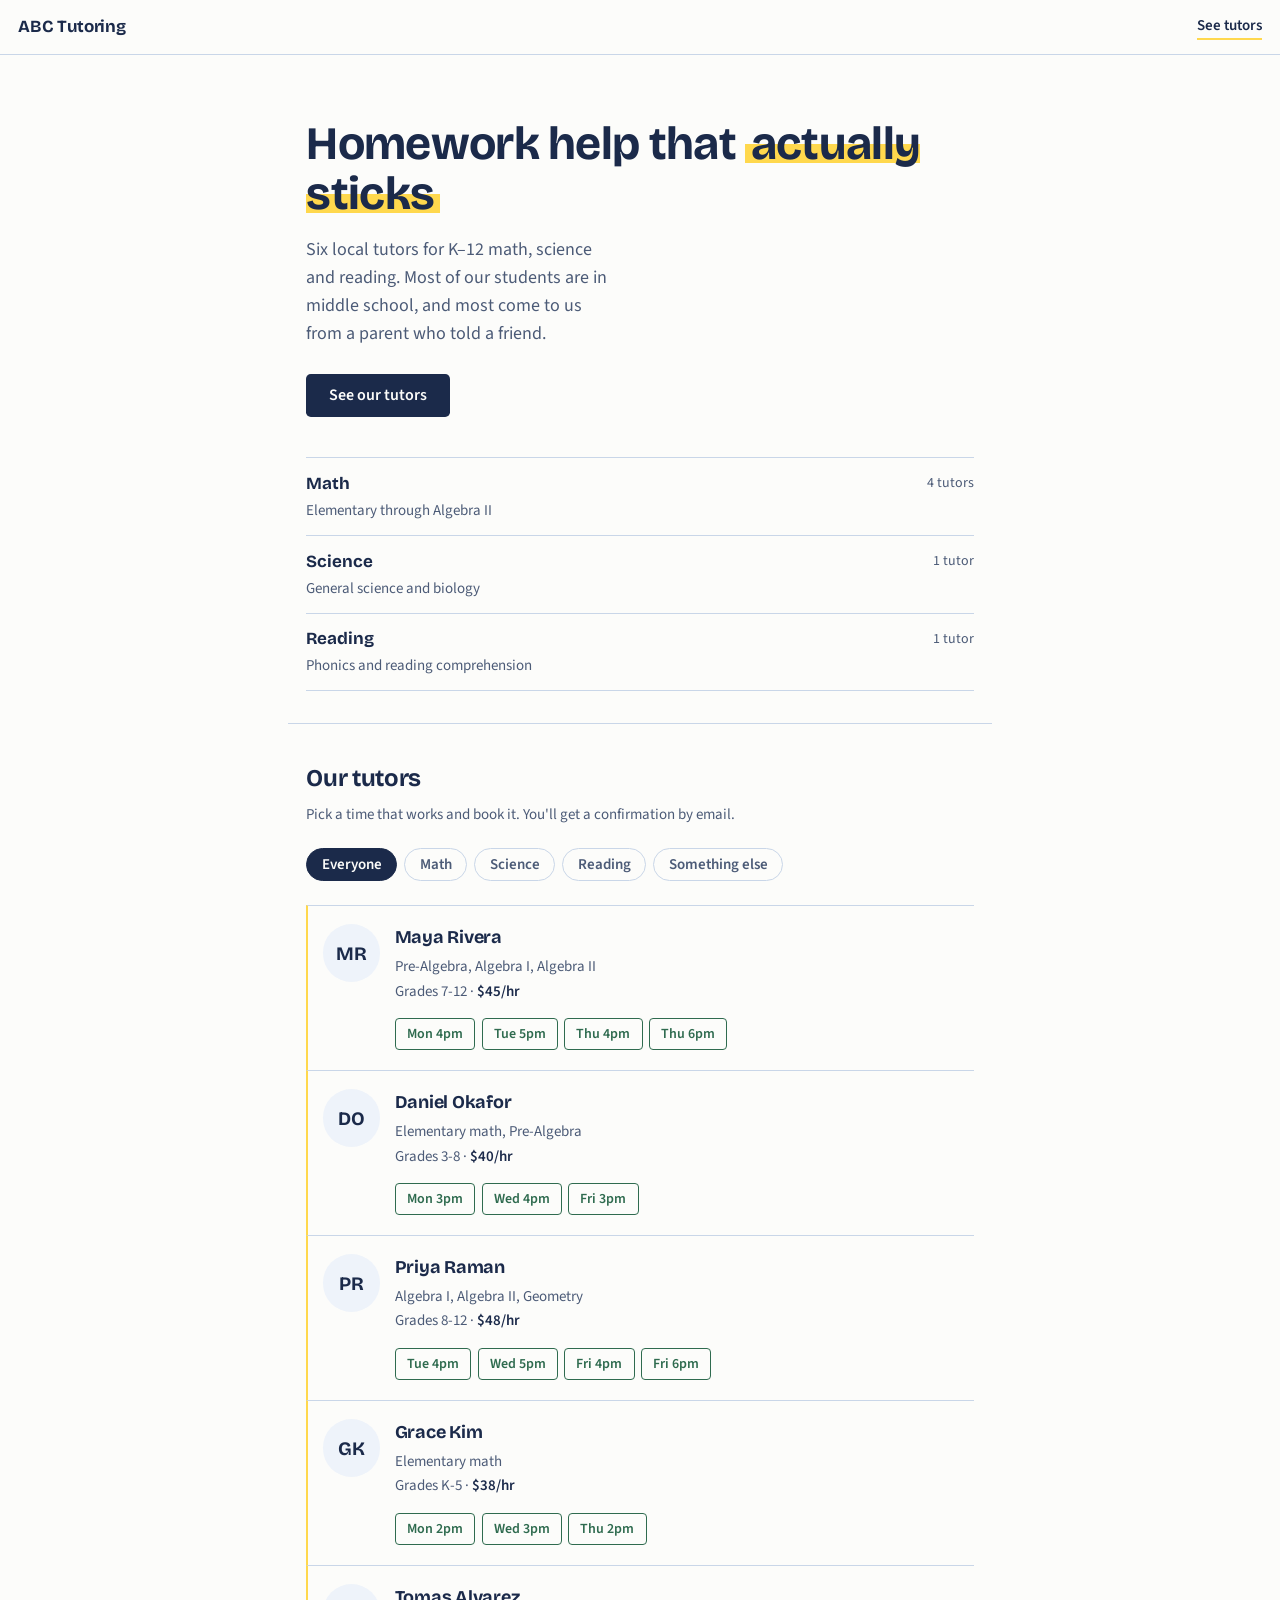
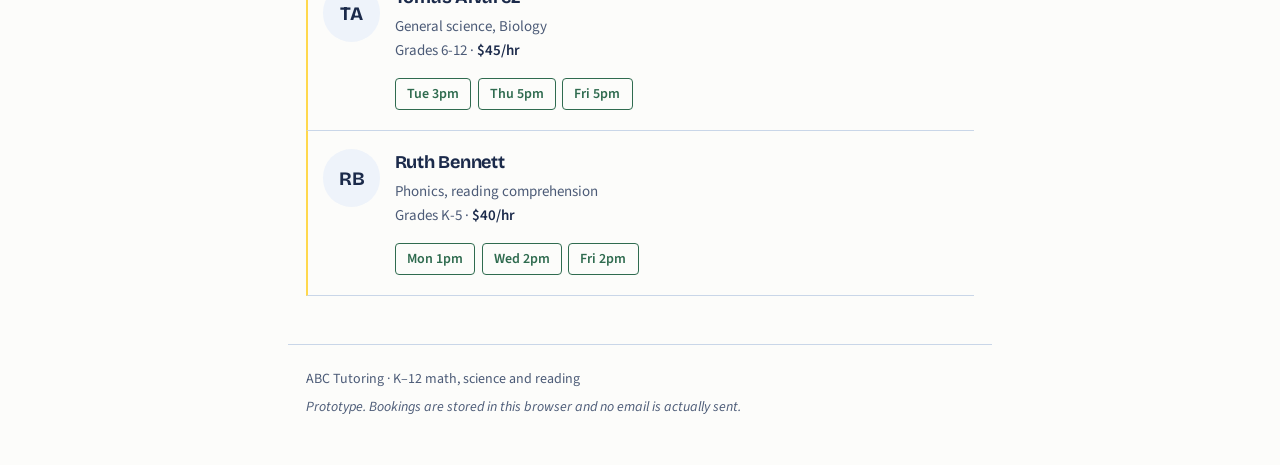
<file: index.html>
<!doctype html>
<html lang="en">
<head>
<meta charset="utf-8">
<meta name="viewport" content="width=device-width, initial-scale=1">
<title>ABC Tutoring — K–12 math, science and reading</title>
<meta name="description" content="Six local tutors for K–12 math, science and reading. See who's free this week and book a session.">
<link rel="preconnect" href="https://fonts.googleapis.com">
<link rel="preconnect" href="https://fonts.gstatic.com" crossorigin>
<link href="https://fonts.googleapis.com/css2?family=Bricolage+Grotesque:opsz,wght@12..96,500;12..96,700&family=Source+Sans+3:ital,wght@0,400;0,600;1,400&display=swap" rel="stylesheet">
<link rel="stylesheet" href="styles.css">
</head>
<body>

<a class="skip" href="#main">Skip to content</a>

<header class="topbar">
  <a class="wordmark" href="#top">ABC&nbsp;Tutoring</a>
  <a class="topbar-cta" href="#tutors">See tutors</a>
</header>

<main id="main">

  <section class="hero" id="top">
    <h1>Homework help that <span class="swipe">actually sticks</span></h1>
    <p class="hero-sub">Six local tutors for K&ndash;12 math, science and reading. Most of our students are in middle school, and most come to us from a parent who told a friend.</p>
    <a class="btn btn-primary" href="#tutors" data-cta="hero">See our tutors</a>

    <ul class="subject-rows" aria-label="What we teach">
      <li><span class="subject-name">Math</span><span class="subject-count">4 tutors</span><span class="subject-detail">Elementary through Algebra&nbsp;II</span></li>
      <li><span class="subject-name">Science</span><span class="subject-count">1 tutor</span><span class="subject-detail">General science and biology</span></li>
      <li><span class="subject-name">Reading</span><span class="subject-count">1 tutor</span><span class="subject-detail">Phonics and reading comprehension</span></li>
    </ul>
  </section>

  <section class="tutors" id="tutors">
    <h2>Our tutors</h2>
    <p class="section-note">Pick a time that works and book it. You'll get a confirmation by email.</p>

    <div class="filters" role="group" aria-label="Filter tutors by subject">
      <button class="chip is-on" data-filter="all" aria-pressed="true">Everyone</button>
      <button class="chip" data-filter="Math" aria-pressed="false">Math</button>
      <button class="chip" data-filter="Science" aria-pressed="false">Science</button>
      <button class="chip" data-filter="Reading" aria-pressed="false">Reading</button>
      <button class="chip" data-filter="other" aria-pressed="false">Something else</button>
    </div>

    <ol class="tutor-list" id="tutor-list"></ol>

    <div class="no-match" id="no-match" hidden>
      <p class="no-match-head">We don't have a <span id="no-match-subject">tutor</span> tutor yet.</p>
      <p>Tell us what you're looking for and we'll let you know when we do.</p>
      <form class="ask-form" id="ask-form">
        <label class="sr-only" for="ask-subject">Subject you're looking for</label>
        <input id="ask-subject" name="subject" type="text" placeholder="e.g. Spanish, Chemistry" required>
        <button class="btn btn-primary" type="submit">Send</button>
      </form>
      <p class="ask-thanks" id="ask-thanks" hidden>Thanks — we've noted it.</p>
    </div>
  </section>

</main>

<footer class="foot">
  <p>ABC Tutoring &middot; K&ndash;12 math, science and reading</p>
  <p class="foot-proto">Prototype. Bookings are stored in this browser and no email is actually sent.</p>
</footer>

<div class="sheet-scrim" id="scrim" hidden></div>

<section class="sheet" id="sheet" hidden aria-modal="true" role="dialog" aria-labelledby="sheet-title">
  <button class="sheet-close" id="sheet-close" aria-label="Close">&times;</button>

  <div id="sheet-form-view">
    <h2 id="sheet-title">Book <span id="sheet-tutor">a tutor</span></h2>
    <p class="sheet-slot" id="sheet-slot"></p>

    <form id="booking-form" novalidate>
      <div class="field">
        <label for="parent-name">Your name</label>
        <input id="parent-name" name="parentName" type="text" autocomplete="name" required
               data-ph-mask="true">
      </div>
      <div class="field">
        <label for="parent-email">Your email</label>
        <input id="parent-email" name="parentEmail" type="email" autocomplete="email" required
               data-ph-mask="true">
        <p class="field-help">We'll send the confirmation here.</p>
      </div>
      <div class="field-row">
        <div class="field">
          <label for="student-name">Student's first name</label>
          <input id="student-name" name="studentName" type="text" required data-ph-mask="true">
        </div>
        <div class="field field-narrow">
          <label for="student-grade">Grade</label>
          <select id="student-grade" name="studentGrade" required>
            <option value="">&mdash;</option>
            <option>K</option><option>1</option><option>2</option><option>3</option>
            <option>4</option><option>5</option><option>6</option><option>7</option>
            <option>8</option><option>9</option><option>10</option><option>11</option>
            <option>12</option>
          </select>
        </div>
      </div>
      <div class="field">
        <label for="booking-subject">Subject</label>
        <select id="booking-subject" name="subject" required></select>
      </div>

      <p class="form-error" id="form-error" hidden></p>
      <button class="btn btn-primary btn-block" type="submit">Book this session</button>
      <p class="privacy-note">We only keep what's on this form, and we never share it.</p>
    </form>
  </div>

  <div id="sheet-done-view" hidden>
    <p class="done-mark" aria-hidden="true">&check;</p>
    <h2>Booked</h2>
    <p class="done-line" id="done-line"></p>
    <p class="done-sub">A confirmation is on its way to <span id="done-email"></span>. That time is now off the schedule.</p>
    <button class="btn btn-primary btn-block" id="done-close">Back to tutors</button>
  </div>
</section>

<script src="config.js"></script>
<script src="analytics.js"></script>
<script src="data.js"></script>
<script src="app.js"></script>
</body>
</html>
</file>
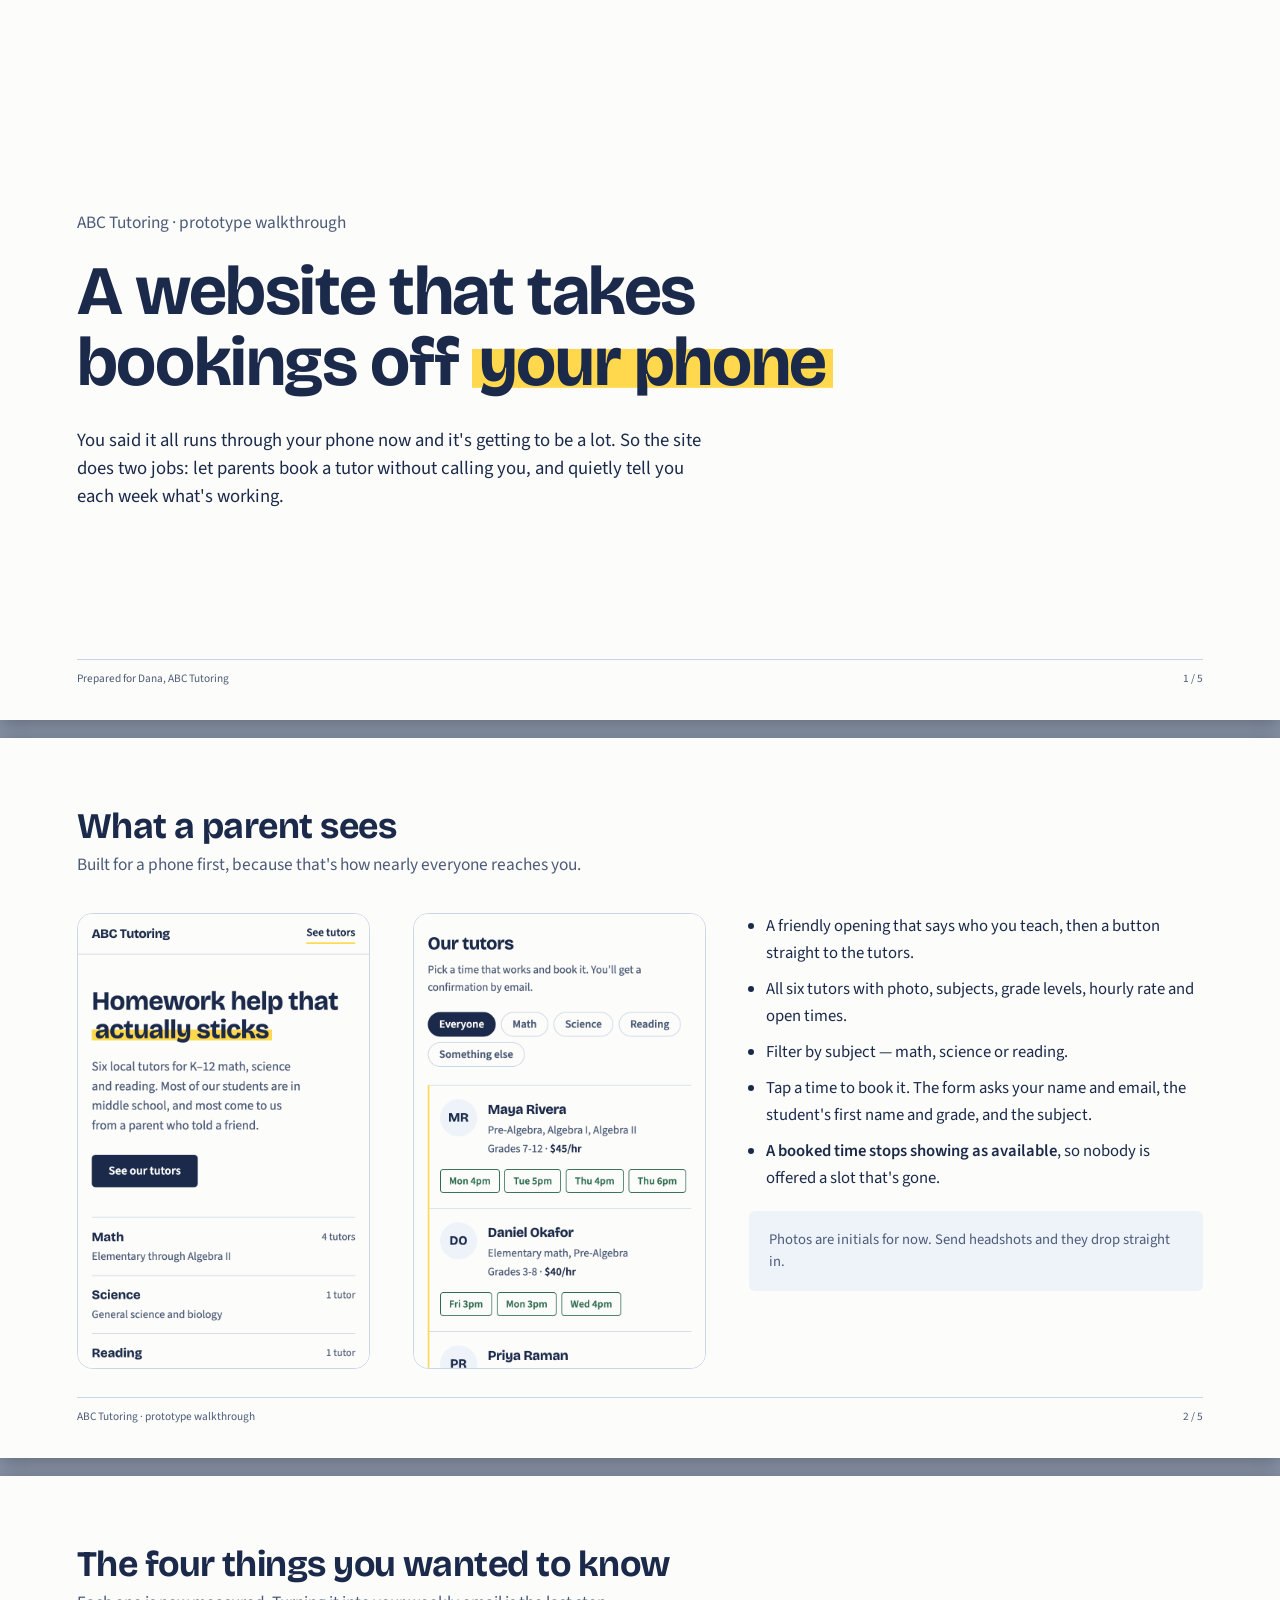
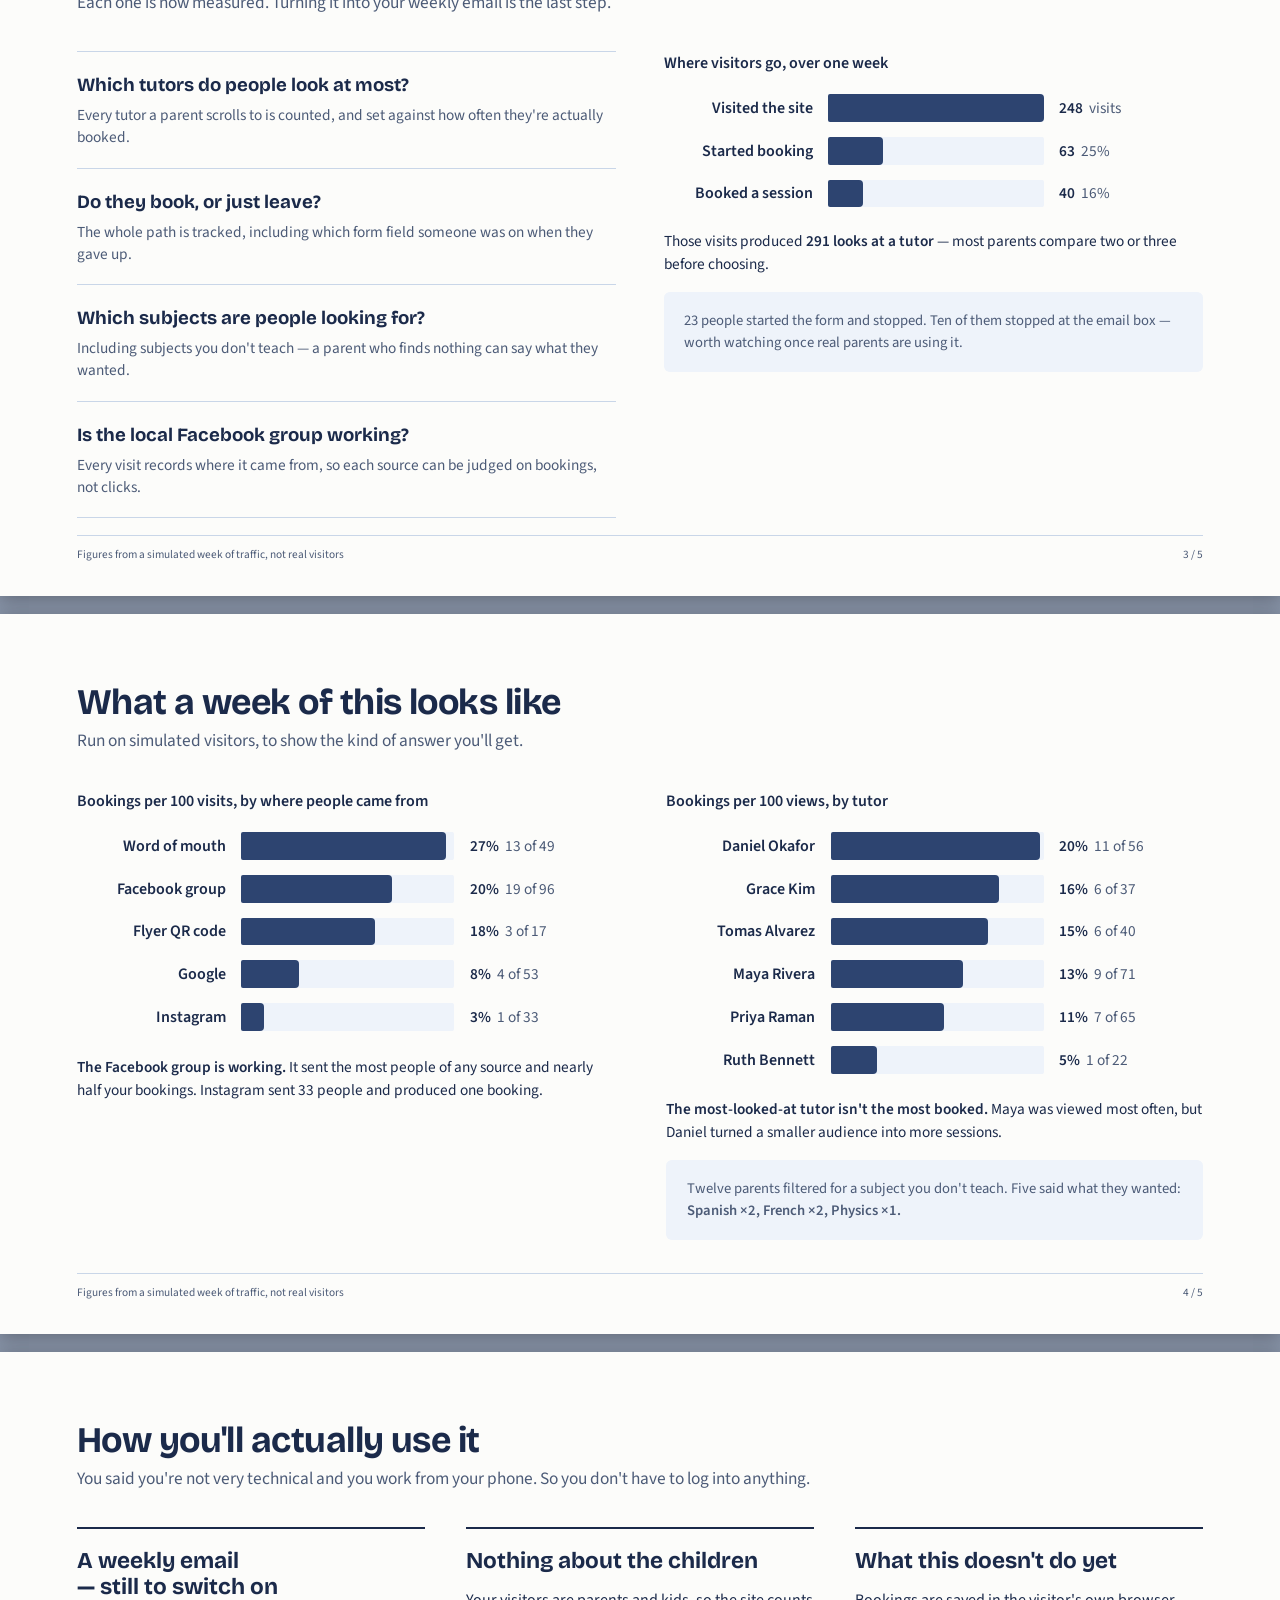
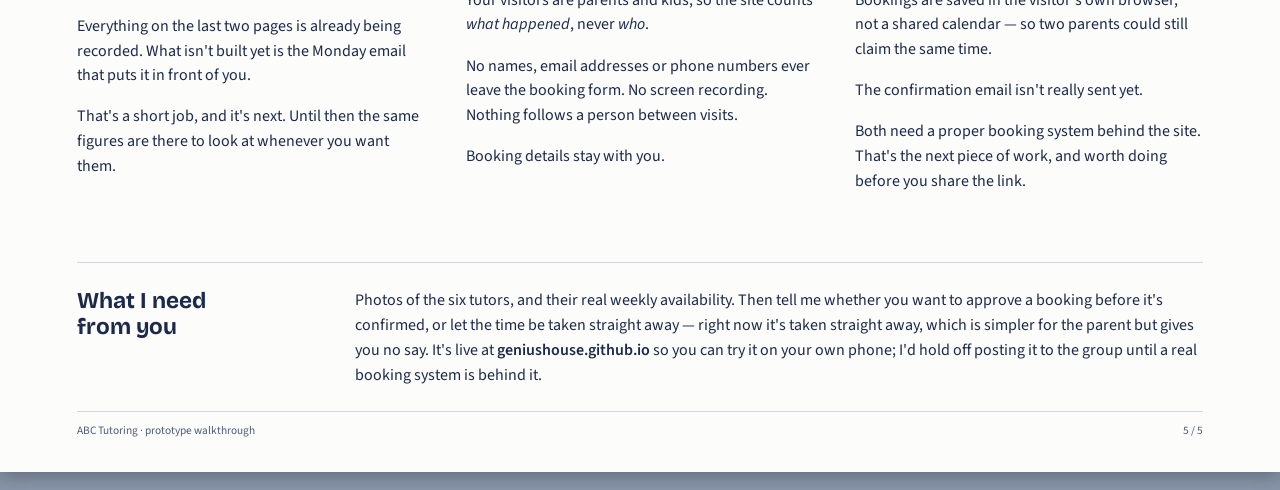
<file: presentation/deck.html>
<!doctype html>
<html lang="en">
<head>
<meta charset="utf-8">
<title>ABC Tutoring — prototype walkthrough</title>
<link href="https://fonts.googleapis.com/css2?family=Bricolage+Grotesque:opsz,wght@12..96,500;12..96,700&family=Source+Sans+3:ital,wght@0,400;0,600;1,400&display=swap" rel="stylesheet">
<style>
  @page { size: 13.333in 7.5in; margin: 0; }

  :root{
    --paper:#FCFCFA; --tint:#EEF3FA; --ink:#1B2A4A; --soft:#4C5B77;
    --rule:#C9D6E8; --bar:#2D4470; --highlight:#FFD84D; --open:#2F6B4F;
    --display:"Bricolage Grotesque","Trebuchet MS",sans-serif;
    --body:"Source Sans 3","Segoe UI",Helvetica,sans-serif;
  }
  *{box-sizing:border-box}
  body{margin:0;background:#8894a8;font-family:var(--body);color:var(--ink)}

  .slide{
    width:13.333in;height:7.5in;background:var(--paper);
    padding:.72in .8in .6in;position:relative;overflow:hidden;
    display:flex;flex-direction:column;
    page-break-after:always;break-after:page;
  }
  .slide:last-child{page-break-after:auto;break-after:auto}
  @media screen{ .slide{margin:0 auto 18px;box-shadow:0 3px 18px rgba(0,0,0,.3)} }

  h1{font-family:var(--display);font-weight:700;font-size:52pt;line-height:1.02;
     letter-spacing:-.02em;margin:0 0 .18in}
  h2{font-family:var(--display);font-weight:700;font-size:27pt;line-height:1.1;
     letter-spacing:-.015em;margin:0 0 .06in}
  .kicker{font-size:13pt;color:var(--soft);margin:0 0 .36in}
  .swipe{background:linear-gradient(var(--highlight),var(--highlight)) 0 64%/100% .56em no-repeat;
         padding:0 .1em}

  .num{font-family:var(--display);font-weight:700;font-size:15pt;color:var(--ink)}
  p{margin:0 0 .12in;font-size:12.5pt;line-height:1.5}
  .soft{color:var(--soft)}
  strong{font-weight:600}

  .foot{position:absolute;left:.8in;right:.8in;bottom:.34in;
        border-top:1px solid var(--rule);padding-top:.11in;
        font-size:8.5pt;color:var(--soft);display:flex;justify-content:space-between}

  /* ---- charts: one series, one hue, direct labels ---- */
  .chart{margin:0}
  .row{display:grid;grid-template-columns:1.55in 1fr auto;align-items:center;
       gap:0 .16in;margin-bottom:.155in}
  .row-label{font-size:12pt;font-weight:600;text-align:right}
  .track{background:var(--tint);height:.29in;border-radius:2px;position:relative}
  .fill{background:var(--bar);height:100%;border-radius:2px 4px 4px 2px}
  .row-val{font-size:11.5pt;color:var(--soft);white-space:nowrap;min-width:1.5in}
  .row-val b{color:var(--ink);font-weight:600}

  .cols{display:grid;grid-template-columns:1fr 1fr;gap:0 .5in;flex:1}
  .cols-3{display:grid;grid-template-columns:1fr 1fr 1fr;gap:0 .42in}
  .closer{margin-top:auto;margin-bottom:.28in;border-top:1px solid var(--rule);padding-top:.26in;
          display:grid;grid-template-columns:2.5in 1fr;gap:0 .4in;align-items:start}
  .closer h3{font-family:var(--display);font-weight:700;font-size:17pt;margin:0;line-height:1.15}
  .closer p{font-size:12pt;line-height:1.55;margin:0}

  .finding{border-top:2px solid var(--ink);padding-top:.2in}
  .finding h3{font-family:var(--display);font-weight:700;font-size:17pt;margin:0 0 .14in;line-height:1.15}
  .finding p{font-size:12pt;line-height:1.55;margin:0 0 .17in}

  .qa{border-top:1px solid var(--rule);padding:.2in 0}
  .qa:last-child{border-bottom:1px solid var(--rule)}
  .qa-q{font-family:var(--display);font-weight:700;font-size:14pt;margin:0 0 .05in}
  .qa-a{font-size:11.5pt;color:var(--soft);margin:0;line-height:1.45}

  .phone{width:3.05in;border:1px solid var(--rule);border-radius:.16in;overflow:hidden;
         background:var(--paper);height:4.75in;position:relative}
  .phone img{width:100%;display:block;position:absolute;top:0;left:0}
  .phone.lower img{top:-5.35in}

  .stat{margin-bottom:.2in}
  .stat-n{font-family:var(--display);font-weight:700;font-size:34pt;line-height:1;
          letter-spacing:-.02em;display:block}
  .stat-l{font-size:10.5pt;color:var(--soft);display:block;margin-top:.04in}

  .note{background:var(--tint);border-radius:.06in;padding:.19in .21in;font-size:11pt;
        color:var(--soft);line-height:1.5}
  ul{margin:0 0 .2in;padding-left:1.05em;font-size:12.5pt;line-height:1.6}
  li{margin-bottom:.1in}
</style>
</head>
<body>

<!-- 1 ------------------------------------------------------------------ -->
<section class="slide">
  <div style="flex:1;display:flex;flex-direction:column;justify-content:center;max-width:9.2in">
    <p class="kicker" style="margin-bottom:.22in">ABC Tutoring &middot; prototype walkthrough</p>
    <h1>A website that takes<br>bookings off <span class="swipe">your phone</span></h1>
    <p style="font-size:14pt;max-width:6.6in;margin-top:.1in">
      You said it all runs through your phone now and it's getting to be a lot. So the site does
      two jobs: let parents book a tutor without calling you, and quietly tell you each week
      what's working.
    </p>
  </div>
  <div class="foot"><span>Prepared for Dana, ABC Tutoring</span><span>1 / 5</span></div>
</section>

<!-- 2 ------------------------------------------------------------------ -->
<section class="slide">
  <h2>What a parent sees</h2>
  <p class="kicker">Built for a phone first, because that's how nearly everyone reaches you.</p>

  <div style="display:grid;grid-template-columns:3.05in 3.05in 1fr;gap:0 .45in;flex:1">
    <div class="phone"><img src="shot-full.png" alt="ABC Tutoring home page"></div>
    <div class="phone lower"><img src="shot-full.png" alt="The tutor list"></div>
    <div>
      <ul>
        <li>A friendly opening that says who you teach, then a button straight to the tutors.</li>
        <li>All six tutors with photo, subjects, grade levels, hourly rate and open times.</li>
        <li>Filter by subject &mdash; math, science or reading.</li>
        <li>Tap a time to book it. The form asks your name and email, the student's first name
            and grade, and the subject.</li>
        <li><strong>A booked time stops showing as available</strong>, so nobody is offered a
            slot that's gone.</li>
      </ul>
      <div class="note">
        Photos are initials for now. Send headshots and they drop straight in.
      </div>
    </div>
  </div>
  <div class="foot"><span>ABC Tutoring &middot; prototype walkthrough</span><span>2 / 5</span></div>
</section>

<!-- 3 ------------------------------------------------------------------ -->
<section class="slide">
  <h2>The four things you wanted to know</h2>
  <p class="kicker">Each one is now measured. Turning it into your weekly email is the last step.</p>

  <div class="cols">
    <div>
      <div class="qa">
        <p class="qa-q">Which tutors do people look at most?</p>
        <p class="qa-a">Every tutor a parent scrolls to is counted, and set against how often they're actually booked.</p>
      </div>
      <div class="qa">
        <p class="qa-q">Do they book, or just leave?</p>
        <p class="qa-a">The whole path is tracked, including which form field someone was on when they gave up.</p>
      </div>
      <div class="qa">
        <p class="qa-q">Which subjects are people looking for?</p>
        <p class="qa-a">Including subjects you don't teach &mdash; a parent who finds nothing can say what they wanted.</p>
      </div>
      <div class="qa">
        <p class="qa-q">Is the local Facebook group working?</p>
        <p class="qa-a">Every visit records where it came from, so each source can be judged on bookings, not clicks.</p>
      </div>
    </div>

    <div>
      <p style="font-size:12pt;font-weight:600;margin-bottom:.2in">
        Where visitors go, over one week</p>
      <div class="chart">
        <div class="row"><span class="row-label">Visited the site</span>
          <div class="track"><div class="fill" style="width:100%"></div></div>
          <span class="row-val"><b>248</b> &nbsp;visits</span></div>
        <div class="row"><span class="row-label">Started booking</span>
          <div class="track"><div class="fill" style="width:25.4%"></div></div>
          <span class="row-val"><b>63</b> &nbsp;25%</span></div>
        <div class="row"><span class="row-label">Booked a session</span>
          <div class="track"><div class="fill" style="width:16.1%"></div></div>
          <span class="row-val"><b>40</b> &nbsp;16%</span></div>
      </div>
      <p style="font-size:11.5pt;margin-top:.24in;line-height:1.5">
        Those visits produced <strong>291 looks at a tutor</strong> &mdash; most parents
        compare two or three before choosing.
      </p>
      <div class="note" style="margin-top:.16in">
        23 people started the form and stopped. Ten of them stopped at the email box &mdash;
        worth watching once real parents are using it.
      </div>
    </div>
  </div>
  <div class="foot"><span>Figures from a simulated week of traffic, not real visitors</span><span>3 / 5</span></div>
</section>

<!-- 4 ------------------------------------------------------------------ -->
<section class="slide">
  <h2>What a week of this looks like</h2>
  <p class="kicker">Run on simulated visitors, to show the kind of answer you'll get.</p>

  <div class="cols" style="gap:0 .55in">
    <div>
      <p style="font-size:12pt;font-weight:600;margin-bottom:.2in">
        Bookings per 100 visits, by where people came from</p>
      <div class="chart">
        <div class="row"><span class="row-label">Word of mouth</span>
          <div class="track"><div class="fill" style="width:96%"></div></div>
          <span class="row-val"><b>27%</b> &nbsp;13 of 49</span></div>
        <div class="row"><span class="row-label">Facebook group</span>
          <div class="track"><div class="fill" style="width:71%"></div></div>
          <span class="row-val"><b>20%</b> &nbsp;19 of 96</span></div>
        <div class="row"><span class="row-label">Flyer QR code</span>
          <div class="track"><div class="fill" style="width:63%"></div></div>
          <span class="row-val"><b>18%</b> &nbsp;3 of 17</span></div>
        <div class="row"><span class="row-label">Google</span>
          <div class="track"><div class="fill" style="width:27%"></div></div>
          <span class="row-val"><b>8%</b> &nbsp;4 of 53</span></div>
        <div class="row"><span class="row-label">Instagram</span>
          <div class="track"><div class="fill" style="width:11%"></div></div>
          <span class="row-val"><b>3%</b> &nbsp;1 of 33</span></div>
      </div>
      <p style="font-size:11.5pt;margin-top:.26in;line-height:1.5">
        <strong>The Facebook group is working.</strong> It sent the most people of any source
        and nearly half your bookings. Instagram sent 33 people and produced one booking.
      </p>
    </div>

    <div>
      <p style="font-size:12pt;font-weight:600;margin-bottom:.2in">
        Bookings per 100 views, by tutor</p>
      <div class="chart">
        <div class="row"><span class="row-label">Daniel Okafor</span>
          <div class="track"><div class="fill" style="width:98%"></div></div>
          <span class="row-val"><b>20%</b> &nbsp;11 of 56</span></div>
        <div class="row"><span class="row-label">Grace Kim</span>
          <div class="track"><div class="fill" style="width:79%"></div></div>
          <span class="row-val"><b>16%</b> &nbsp;6 of 37</span></div>
        <div class="row"><span class="row-label">Tomas Alvarez</span>
          <div class="track"><div class="fill" style="width:74%"></div></div>
          <span class="row-val"><b>15%</b> &nbsp;6 of 40</span></div>
        <div class="row"><span class="row-label">Maya Rivera</span>
          <div class="track"><div class="fill" style="width:62%"></div></div>
          <span class="row-val"><b>13%</b> &nbsp;9 of 71</span></div>
        <div class="row"><span class="row-label">Priya Raman</span>
          <div class="track"><div class="fill" style="width:53%"></div></div>
          <span class="row-val"><b>11%</b> &nbsp;7 of 65</span></div>
        <div class="row"><span class="row-label">Ruth Bennett</span>
          <div class="track"><div class="fill" style="width:22%"></div></div>
          <span class="row-val"><b>5%</b> &nbsp;1 of 22</span></div>
      </div>
      <p style="font-size:11.5pt;margin-top:.26in;line-height:1.5">
        <strong>The most-looked-at tutor isn't the most booked.</strong> Maya was viewed most
        often, but Daniel turned a smaller audience into more sessions.
      </p>
      <div class="note" style="margin-top:.16in">
        Twelve parents filtered for a subject you don't teach. Five said what they wanted:
        <strong>Spanish&nbsp;&times;2, French&nbsp;&times;2, Physics&nbsp;&times;1.</strong>
      </div>
    </div>
  </div>
  <div class="foot"><span>Figures from a simulated week of traffic, not real visitors</span><span>4 / 5</span></div>
</section>

<!-- 5 ------------------------------------------------------------------ -->
<section class="slide">
  <h2>How you'll actually use it</h2>
  <p class="kicker">You said you're not very technical and you work from your phone. So you don't have to log into anything.</p>

  <div class="cols-3">
    <div class="finding">
      <h3>A weekly email<br>&mdash; still to switch on</h3>
      <p>Everything on the last two pages is already being recorded. What isn't built yet is
         the Monday email that puts it in front of you.</p>
      <p>That's a short job, and it's next. Until then the same figures are there to look at
         whenever you want them.</p>
    </div>

    <div class="finding">
      <h3>Nothing about the children</h3>
      <p>Your visitors are parents and kids, so the site counts <em>what happened</em>, never
         <em>who</em>.</p>
      <p>No names, email addresses or phone numbers ever leave the booking form. No screen
         recording. Nothing follows a person between visits.</p>
      <p>Booking details stay with you.</p>
    </div>

    <div class="finding">
      <h3>What this doesn't do yet</h3>
      <p>Bookings are saved in the visitor's own browser, not a shared calendar &mdash; so two
         parents could still claim the same time.</p>
      <p>The confirmation email isn't really sent yet.</p>
      <p>Both need a proper booking system behind the site. That's the next piece of work,
         and worth doing before you share the link.</p>
    </div>
  </div>

  <div class="closer">
    <h3>What I need<br>from you</h3>
    <p>Photos of the six tutors, and their real weekly availability. Then tell me whether you
       want to approve a booking before it's confirmed, or let the time be taken straight away
       &mdash; right now it's taken straight away, which is simpler for the parent but gives you
       no say. It's live at <strong>geniushouse.github.io</strong> so you can try it on your own
       phone; I'd hold off posting it to the group until a real booking system is behind it.</p>
  </div>

  <div class="foot"><span>ABC Tutoring &middot; prototype walkthrough</span><span>5 / 5</span></div>
</section>

</body>
</html>
</file>
<file: styles.css>
/* ABC Tutoring — school-stationery palette: ink, notebook rule, pencil yellow. */

:root {
  --paper:      #FCFCFA;
  --paper-tint: #EEF3FA;
  --ink:        #1B2A4A;
  --ink-soft:   #4C5B77;
  --rule:       #C9D6E8;
  --highlight:  #FFD84D;
  --open:       #2F6B4F;
  --alert:      #A02D1F;

  --shell: 34rem;
  --step:  1.5rem;

  --display: "Bricolage Grotesque", "Trebuchet MS", Verdana, sans-serif;
  --body:    "Source Sans 3", "Segoe UI", Helvetica, Arial, sans-serif;
}

* { box-sizing: border-box; }

html { -webkit-text-size-adjust: 100%; }

body {
  margin: 0;
  background: var(--paper);
  color: var(--ink);
  font: 400 1.0625rem/1.55 var(--body);
}

h1, h2, h3 { font-family: var(--display); font-weight: 700; letter-spacing: -0.015em; margin: 0; }

a { color: inherit; }

.sr-only {
  position: absolute; width: 1px; height: 1px; padding: 0; margin: -1px;
  overflow: hidden; clip: rect(0 0 0 0); white-space: nowrap; border: 0;
}

.skip {
  position: absolute; left: -999px; top: 0; background: var(--ink); color: var(--paper);
  padding: .6rem 1rem; z-index: 50;
}
.skip:focus { left: 0; }

:where(a, button, input, select):focus-visible {
  outline: 2px solid var(--ink);
  outline-offset: 2px;
}

/* ---------- top bar ---------- */

.topbar {
  display: flex; align-items: center; justify-content: space-between;
  gap: 1rem;
  padding: .85rem 1.15rem;
  border-bottom: 1px solid var(--rule);
  position: sticky; top: 0; background: var(--paper); z-index: 20;
}

.wordmark {
  font-family: var(--display); font-weight: 700; font-size: 1.0625rem;
  text-decoration: none; letter-spacing: -0.02em;
}

.topbar-cta {
  font-size: .9375rem; font-weight: 600; text-decoration: none;
  border-bottom: 2px solid var(--highlight); padding-bottom: 1px;
}

/* ---------- hero ---------- */

.hero {
  max-width: var(--shell);
  margin: 0 auto;
  padding: 2.75rem 1.15rem 2rem;
}

.hero h1 {
  font-size: clamp(2rem, 9vw, 2.9rem);
  line-height: 1.08;
  margin-bottom: 1.1rem;
}

/* the one bold move: a highlighter swipe, drawn behind the words */
.swipe {
  background: linear-gradient(var(--highlight), var(--highlight)) 0 78% / 100% 0.42em no-repeat;
  padding: 0 .12em;
}

.hero-sub {
  color: var(--ink-soft);
  max-width: 34ch;
  margin: 0 0 1.6rem;
}

.subject-rows {
  list-style: none;
  margin: 2.5rem 0 0;
  padding: 0;
  border-top: 1px solid var(--rule);
}

.subject-rows li {
  display: grid;
  grid-template-columns: 1fr auto;
  gap: .1rem .75rem;
  padding: .8rem 0;
  border-bottom: 1px solid var(--rule);
}

.subject-name { font-family: var(--display); font-weight: 700; font-size: 1.0625rem; }
.subject-count { color: var(--ink-soft); font-size: .875rem; align-self: center; }
.subject-detail { grid-column: 1 / -1; color: var(--ink-soft); font-size: .9375rem; }

/* ---------- buttons ---------- */

.btn {
  display: inline-block;
  font: 600 1rem/1 var(--body);
  padding: .8rem 1.35rem;
  border-radius: .3rem;
  border: 1px solid transparent;
  text-decoration: none;
  cursor: pointer;
}

.btn-primary { background: var(--ink); color: var(--paper); }
.btn-primary:hover { background: #101c36; }
.btn-block { width: 100%; padding-block: .95rem; }

/* ---------- tutors ---------- */

.tutors {
  max-width: var(--shell);
  margin: 0 auto;
  padding: 2.25rem 1.15rem 3rem;
  border-top: 1px solid var(--rule);
}

.tutors h2 { font-size: 1.5rem; margin-bottom: .35rem; }
.section-note { color: var(--ink-soft); font-size: .9375rem; margin: 0 0 1.35rem; }

.filters { display: flex; flex-wrap: wrap; gap: .45rem; margin-bottom: 1.5rem; }

.chip {
  font: 600 .9375rem/1 var(--body);
  padding: .5rem .9rem;
  border: 1px solid var(--rule);
  border-radius: 2rem;
  background: transparent;
  color: var(--ink-soft);
  cursor: pointer;
}
.chip.is-on { background: var(--ink); border-color: var(--ink); color: var(--paper); }

.tutor-list { list-style: none; margin: 0; padding: 0; }

/* ruled-paper entries rather than shadow cards */
.tutor {
  display: grid;
  grid-template-columns: 3.1rem 1fr;
  gap: 0 .9rem;
  padding: 1.15rem 0 1.25rem .9rem;
  border-top: 1px solid var(--rule);
  border-left: 2px solid var(--highlight);
}
.tutor:last-child { border-bottom: 1px solid var(--rule); }

.tutor-face {
  grid-row: 1 / 3;
  width: 3.1rem; height: 3.1rem;
  border-radius: 50%;
  background: var(--paper-tint);
  color: var(--ink);
  display: grid; place-items: center;
  font: 700 1.0625rem/1 var(--display);
}

.tutor-name { font-size: 1.125rem; margin-bottom: .15rem; }

.tutor-meta { color: var(--ink-soft); font-size: .9375rem; margin: 0 0 .1rem; }
.tutor-rate { font-weight: 600; color: var(--ink); }

.slots {
  grid-column: 1 / -1;
  display: flex; flex-wrap: wrap; gap: .4rem;
  margin-top: .85rem;
}

.slot {
  font: 600 .875rem/1 var(--body);
  padding: .5rem .7rem;
  border: 1px solid var(--open);
  color: var(--open);
  background: transparent;
  border-radius: .25rem;
  cursor: pointer;
}
.slot:hover { background: var(--open); color: var(--paper); }

.slots-none { grid-column: 1 / -1; margin: .85rem 0 0; font-size: .9375rem; color: var(--ink-soft); }

/* ---------- no match ---------- */

.no-match {
  margin-top: 1.5rem;
  padding: 1.35rem;
  background: var(--paper-tint);
  border-radius: .4rem;
}
.no-match-head { font-family: var(--display); font-weight: 700; margin: 0 0 .3rem; }
.no-match p { margin: 0 0 .9rem; font-size: .9375rem; }

.ask-form { display: flex; gap: .5rem; }
.ask-form input {
  flex: 1; min-width: 0;
  font: 400 1rem/1 var(--body);
  padding: .7rem .8rem;
  border: 1px solid var(--rule);
  border-radius: .3rem;
  background: var(--paper);
  color: var(--ink);
}
.ask-thanks { margin: .8rem 0 0; font-weight: 600; color: var(--open); }

/* ---------- booking sheet ---------- */

.sheet-scrim {
  position: fixed; inset: 0; background: rgba(27, 42, 74, .45);
  z-index: 30;
}

.sheet {
  position: fixed;
  left: 0; right: 0; bottom: 0;
  z-index: 40;
  background: var(--paper);
  border-radius: .9rem .9rem 0 0;
  padding: 1.6rem 1.15rem 2rem;
  max-height: 92vh;
  overflow-y: auto;
  max-width: var(--shell);
  margin: 0 auto;
  animation: rise .22s ease-out;
}

@keyframes rise { from { transform: translateY(100%); } to { transform: translateY(0); } }

@media (prefers-reduced-motion: reduce) {
  .sheet { animation: none; }
}

.sheet-close {
  position: absolute; top: .55rem; right: .8rem;
  background: none; border: 0; font-size: 1.9rem; line-height: 1;
  color: var(--ink-soft); cursor: pointer; padding: .25rem .5rem;
}

.sheet h2 { font-size: 1.375rem; margin-bottom: .3rem; padding-right: 2rem; }
.sheet-slot { color: var(--ink-soft); margin: 0 0 1.4rem; }

.field { margin-bottom: 1.05rem; }
.field-row { display: flex; gap: .75rem; }
.field-row .field { flex: 1; }
.field-narrow { max-width: 6.5rem; }

label { display: block; font-weight: 600; font-size: .9375rem; margin-bottom: .3rem; }

input, select {
  width: 100%;
  font: 400 1rem/1.2 var(--body);
  padding: .72rem .8rem;
  border: 1px solid var(--rule);
  border-radius: .3rem;
  background: var(--paper);
  color: var(--ink);
}

.field-help { margin: .35rem 0 0; font-size: .8125rem; color: var(--ink-soft); }

.form-error {
  color: var(--alert); font-size: .9375rem; font-weight: 600;
  margin: 0 0 .9rem;
}

.privacy-note { font-size: .8125rem; color: var(--ink-soft); text-align: center; margin: .85rem 0 0; }

.done-mark {
  font-size: 2.5rem; line-height: 1; color: var(--open);
  margin: .5rem 0 .75rem;
}
.done-line { font-weight: 600; margin: 0 0 .5rem; }
.done-sub { color: var(--ink-soft); margin: 0 0 1.6rem; }

/* ---------- footer ---------- */

.foot {
  border-top: 1px solid var(--rule);
  padding: 1.5rem 1.15rem 2.5rem;
  max-width: var(--shell);
  margin: 0 auto;
  color: var(--ink-soft);
  font-size: .875rem;
}
.foot p { margin: 0 0 .4rem; }
.foot-proto { font-style: italic; }

/* ---------- wider screens ---------- */

@media (min-width: 46rem) {
  :root { --shell: 44rem; }
  .hero { padding-top: 4rem; }
  .hero-sub { font-size: 1.125rem; }
  .tutor { grid-template-columns: 3.6rem 1fr auto; }
  .tutor-face { width: 3.6rem; height: 3.6rem; font-size: 1.1875rem; }
  .slots { grid-column: 2 / -1; }
}

/* sticky header clearance for in-page anchors */
#tutors, #top { scroll-margin-top: 4.25rem; }
html { scroll-behavior: smooth; }
@media (prefers-reduced-motion: reduce) { html { scroll-behavior: auto; } }
</file>
